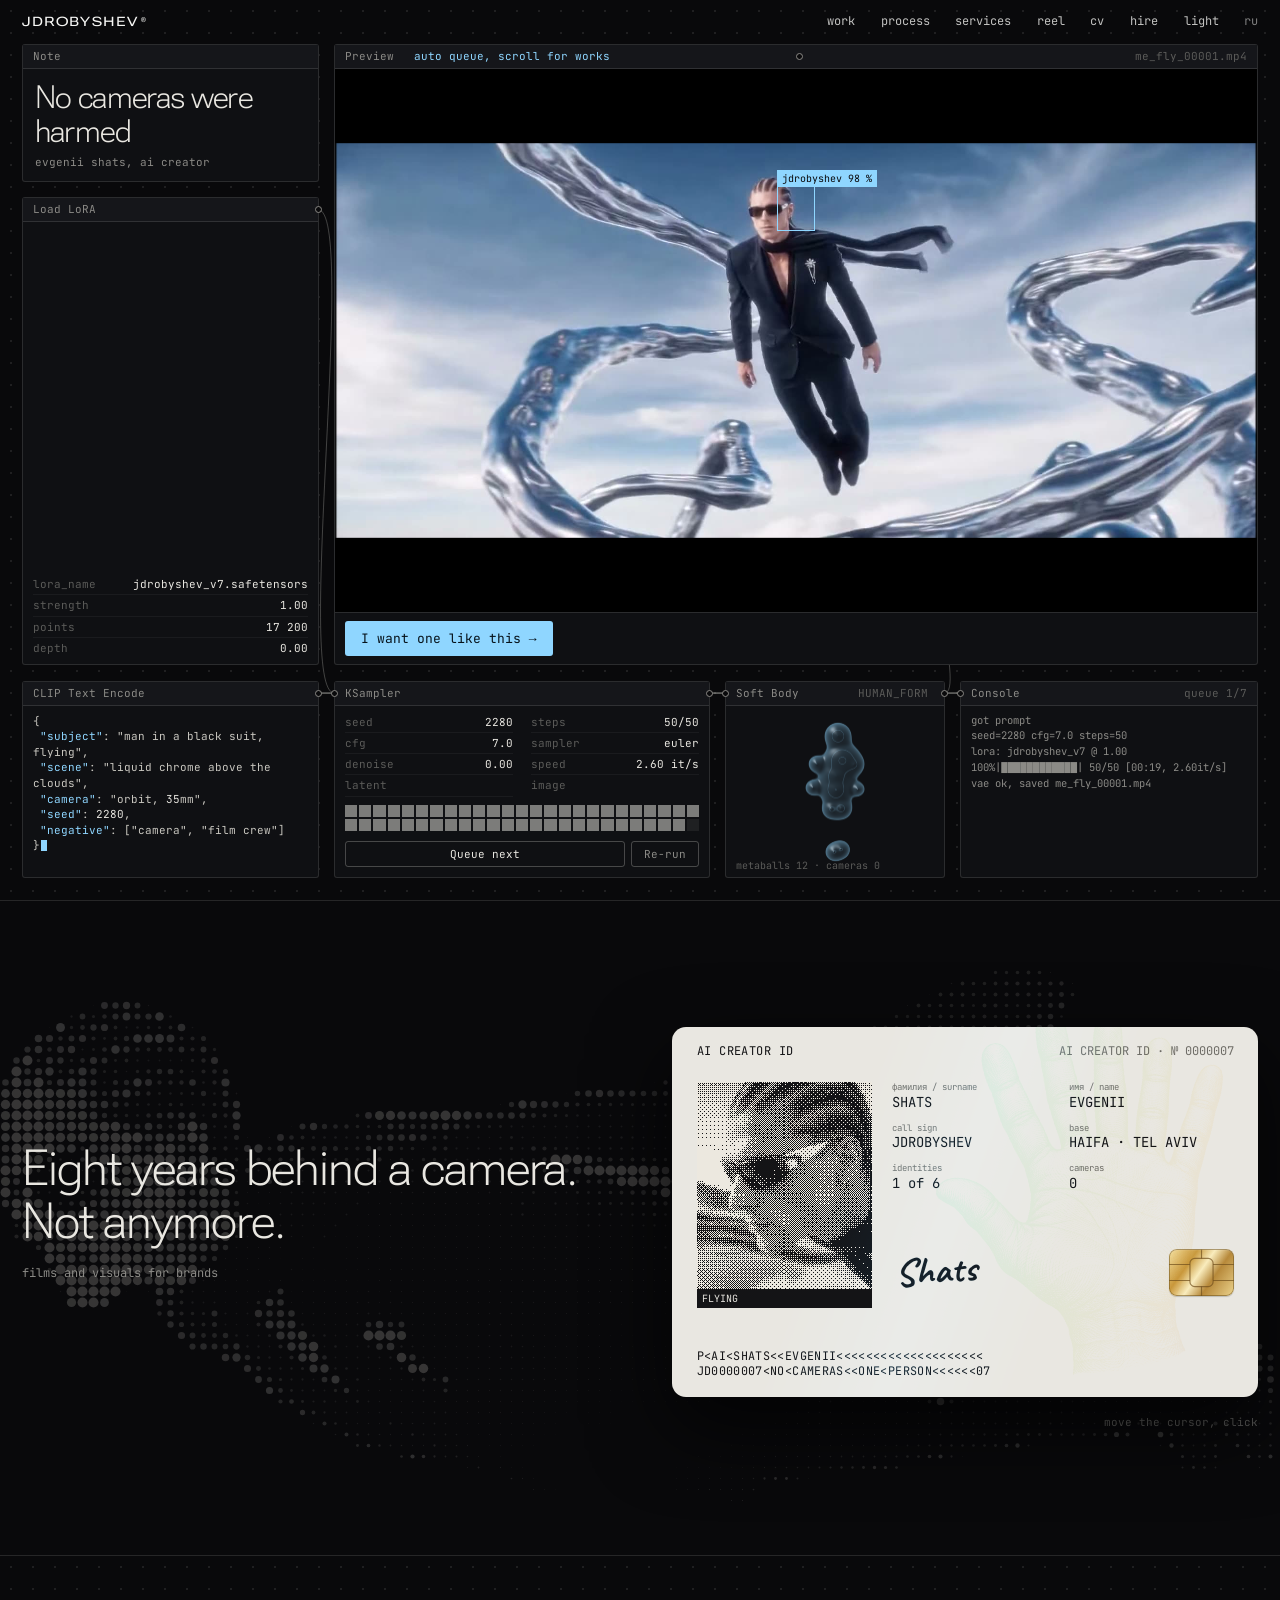
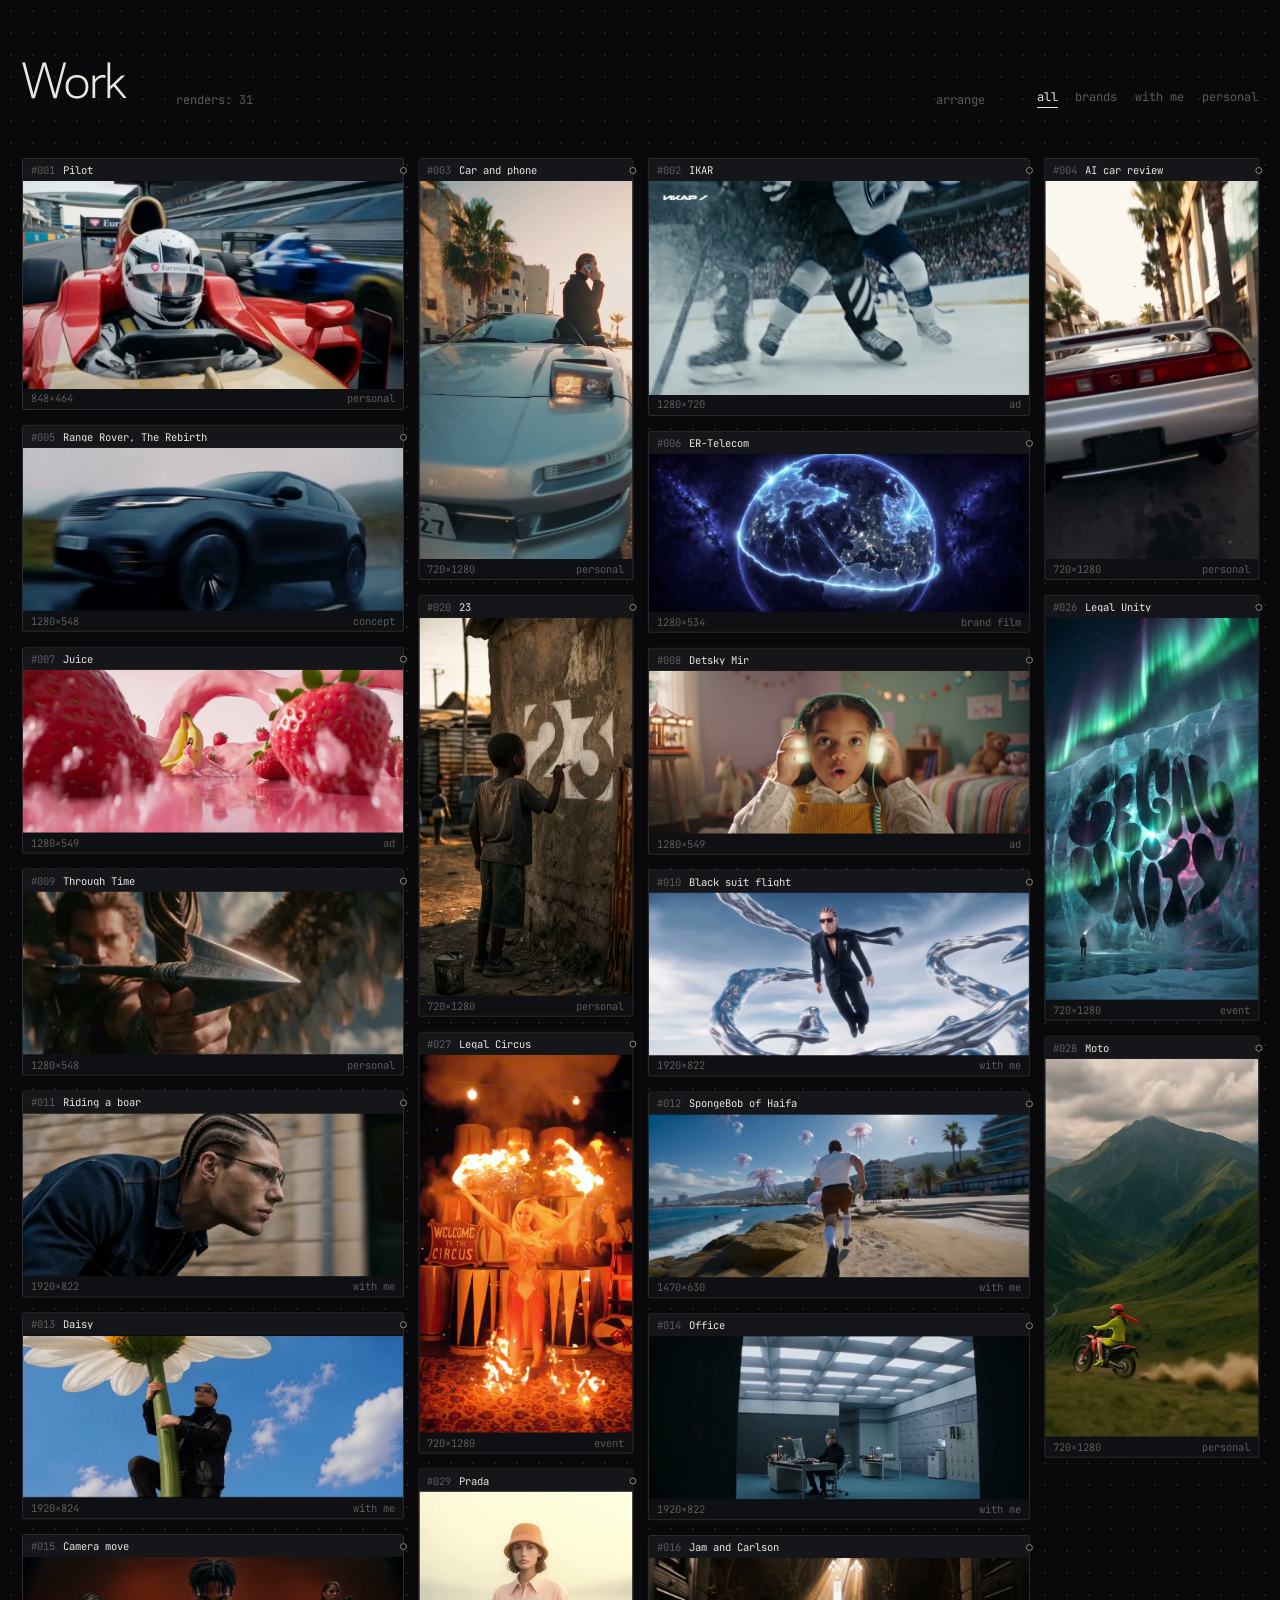
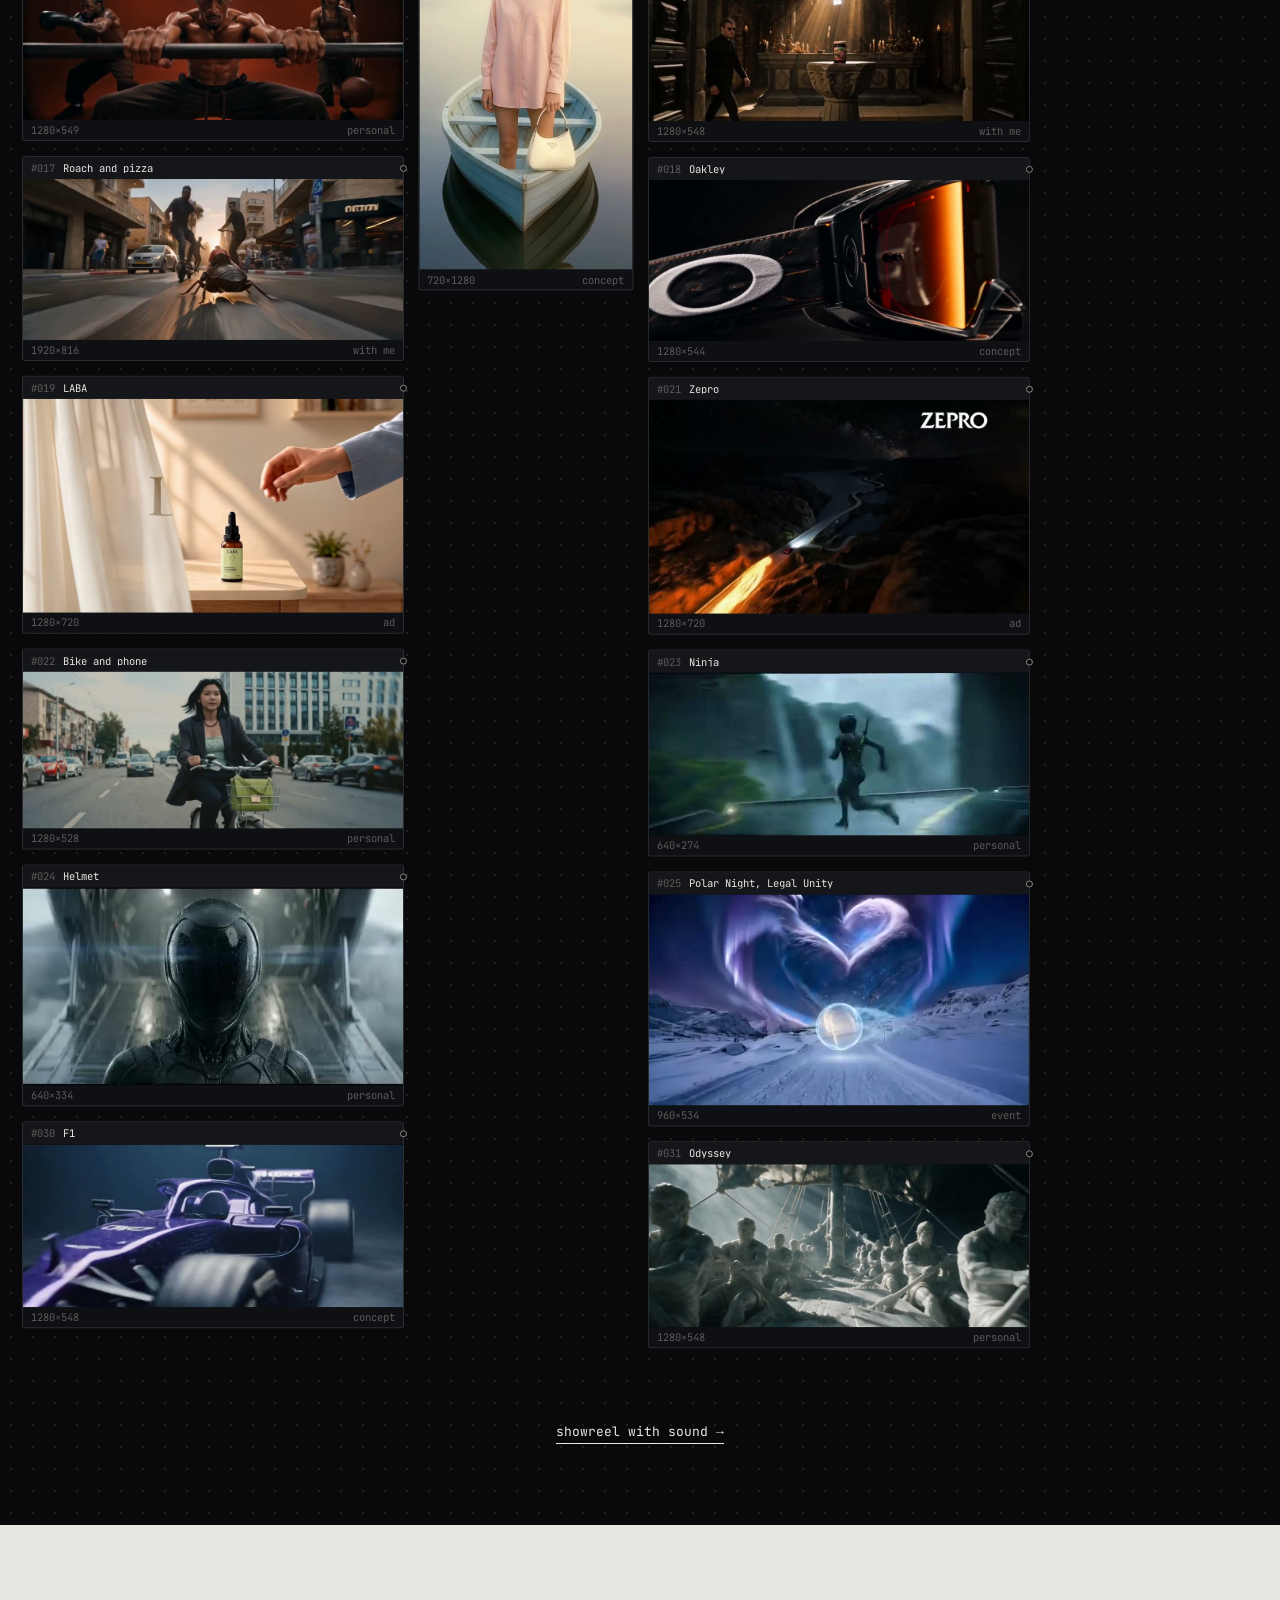
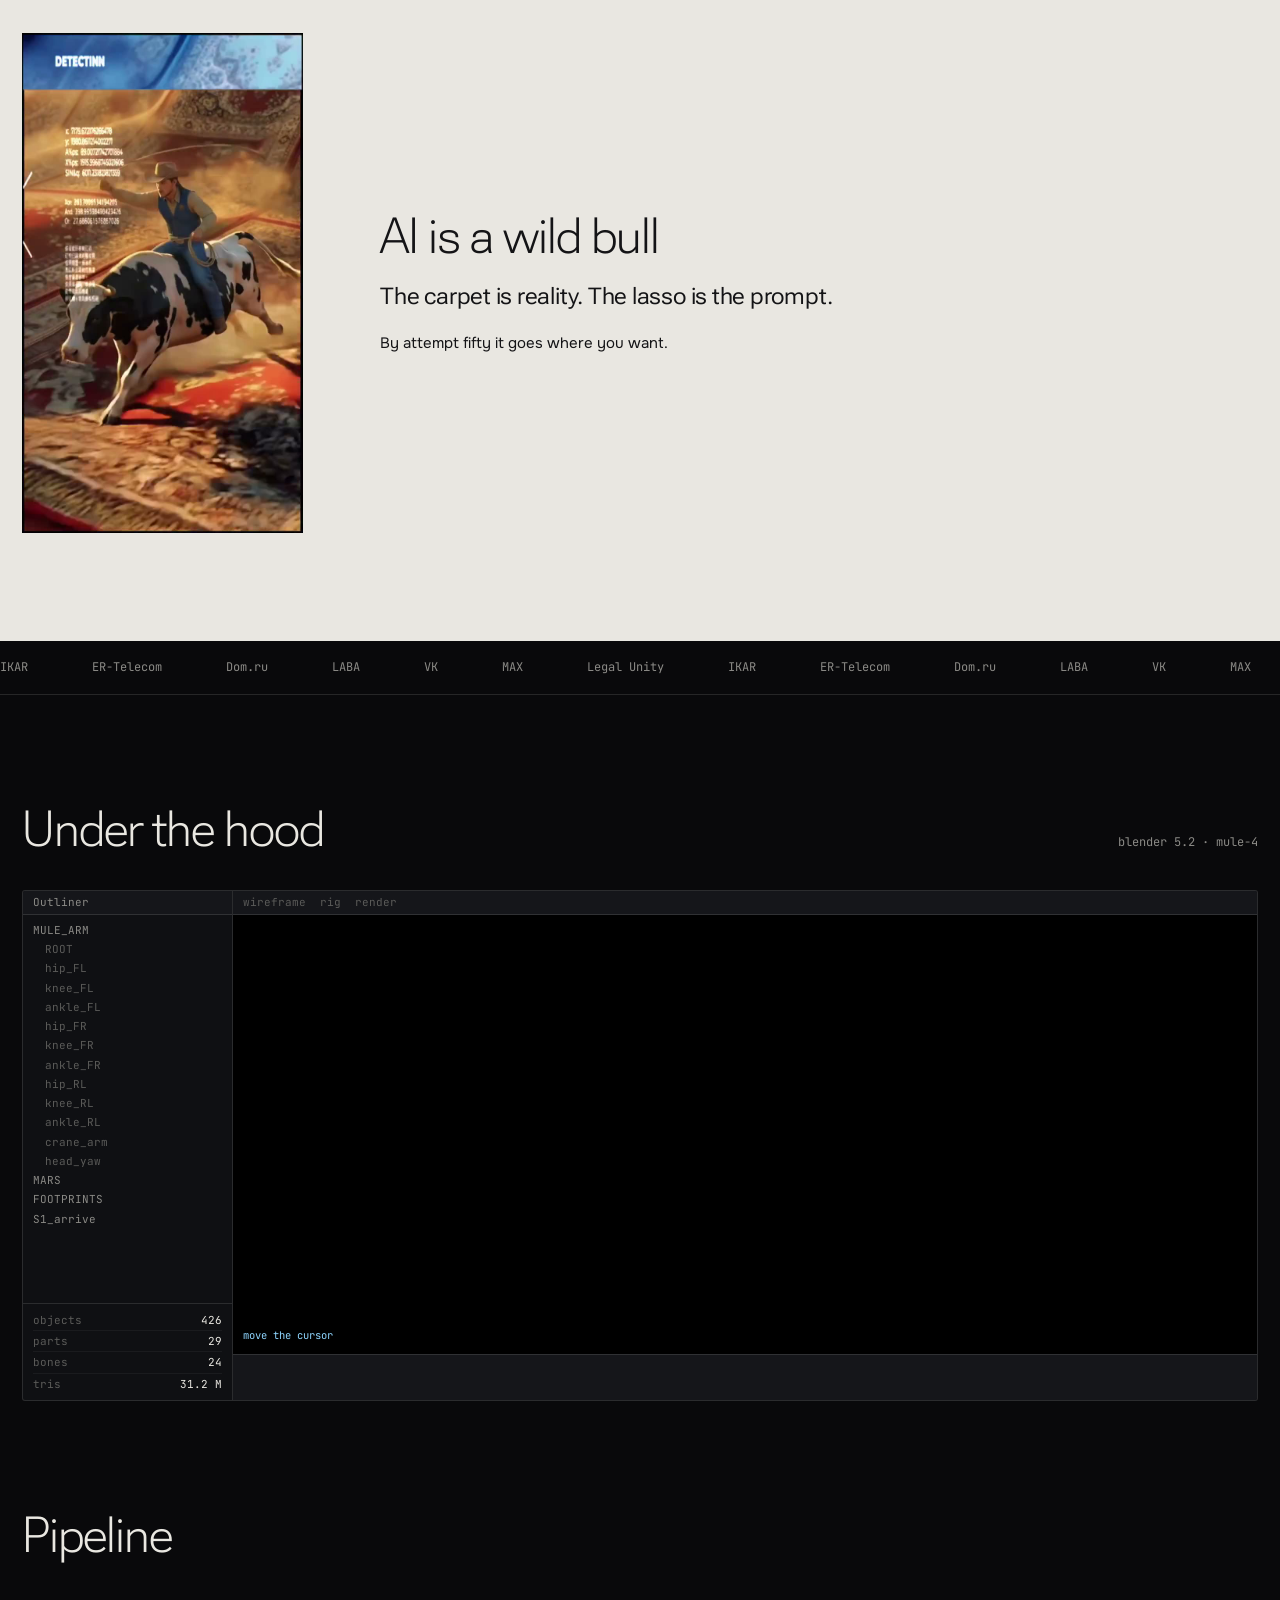
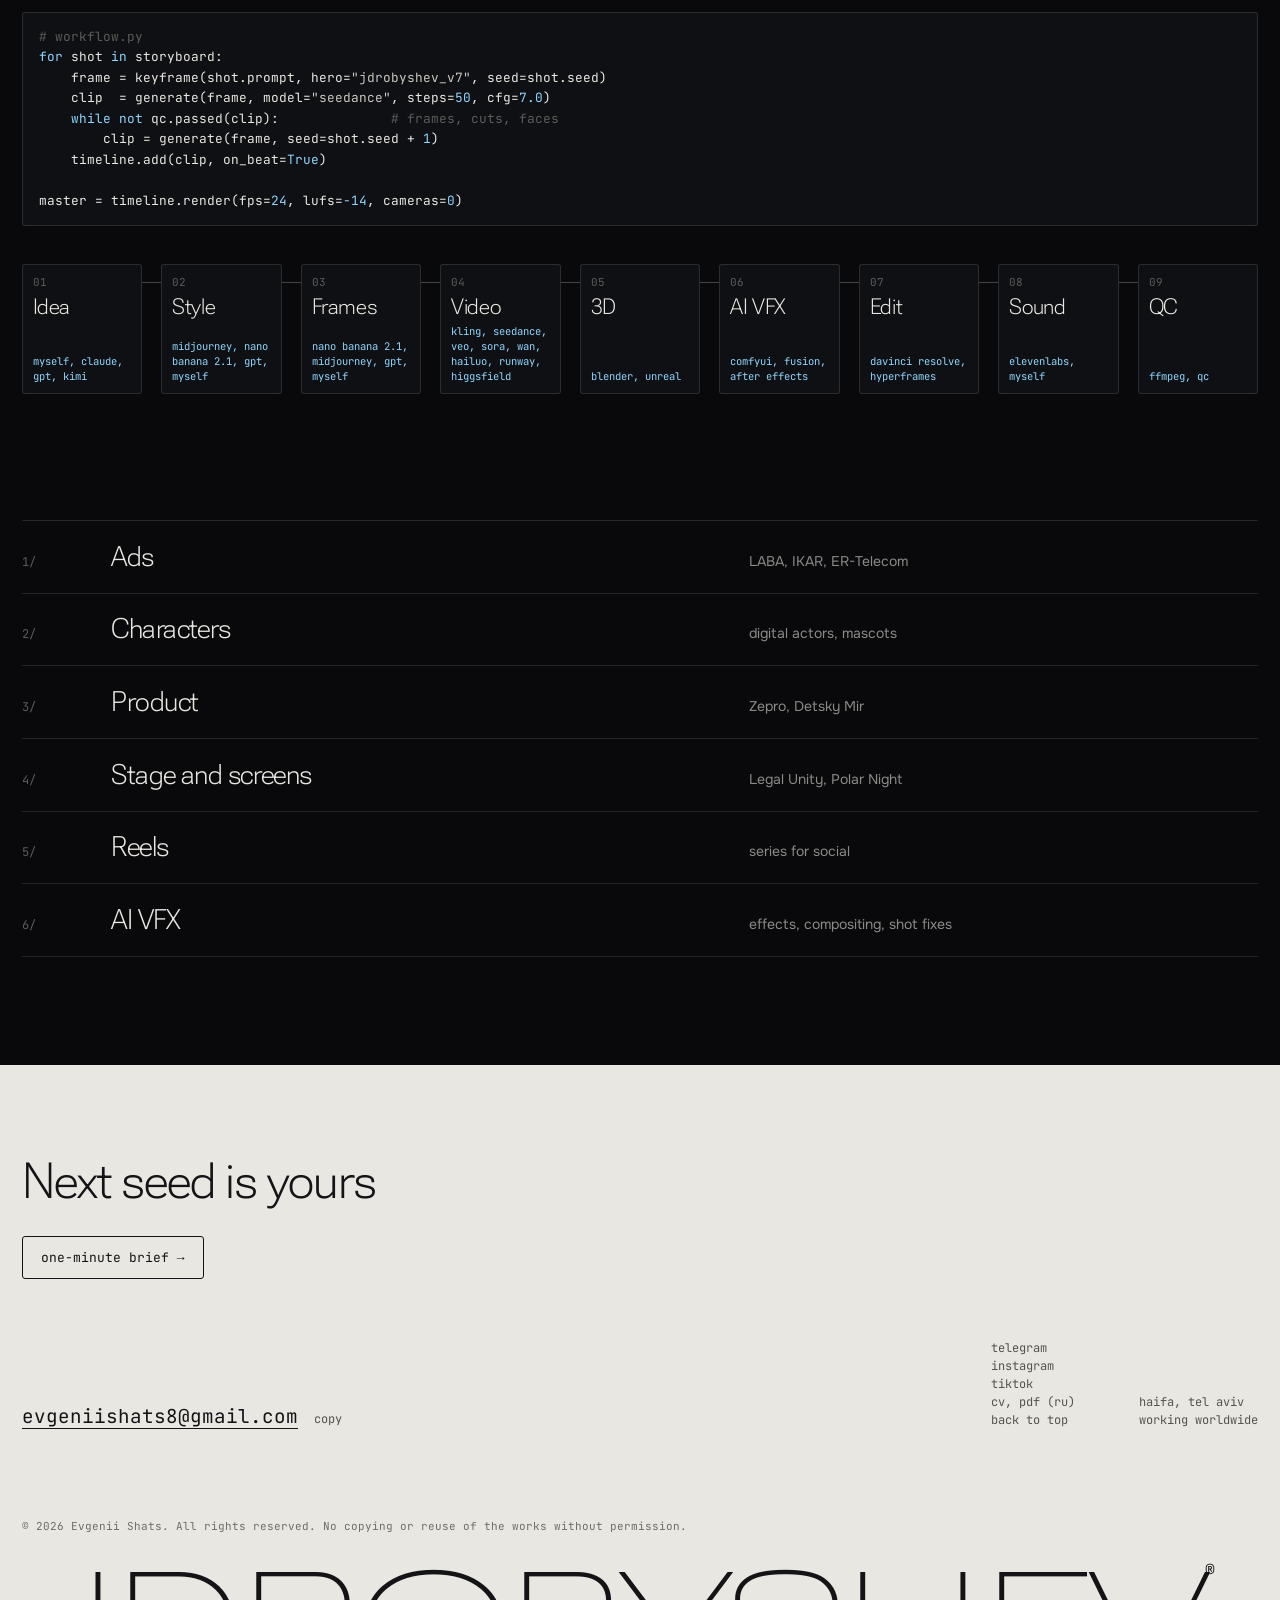
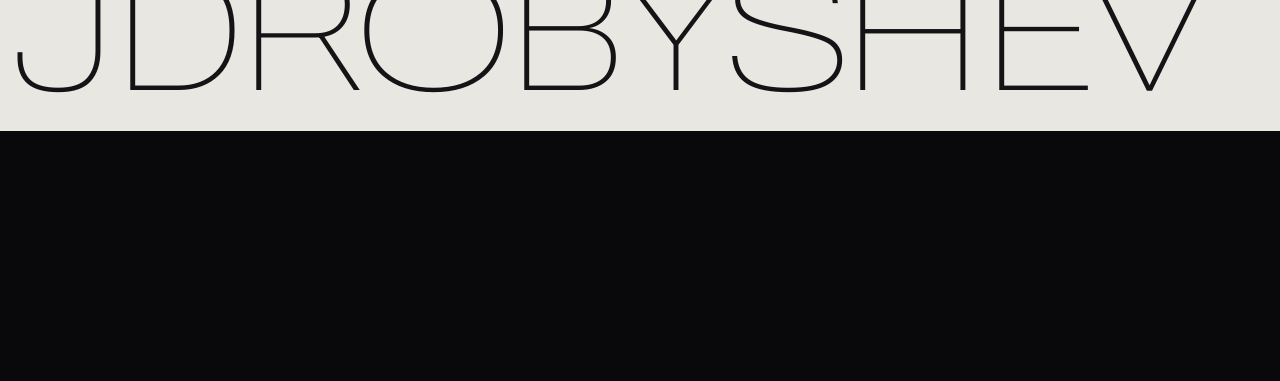
<file: index.html>
<!doctype html>
<html lang="en">
<head>
<meta charset="utf-8">
<meta http-equiv="Content-Security-Policy" content="default-src 'none'; script-src 'self'; style-src 'self' 'unsafe-inline'; img-src 'self' data:; media-src 'self'; font-src 'self'; connect-src 'self'; manifest-src 'self'; base-uri 'none'; form-action 'none'">
<meta name="referrer" content="strict-origin-when-cross-origin">
<meta name="copyright" content="© 2026 Evgenii Shats. All rights reserved.">
<meta name="viewport" content="width=device-width, initial-scale=1, viewport-fit=cover">
<title>JDROBYSHEV</title>
<meta name="description" content="Evgenii Shats, AI creator. Films and visuals for brands: IKAR, ER-Telecom, LABA, VK, MAX.">
<meta name="theme-color" content="#0a0a0b">
<script src="js/theme.js"></script>
<meta property="og:title" content="JDROBYSHEV">
<meta property="og:description" content="No cameras were harmed">
<meta property="og:image" content="https://evgeniishats8-rgb.github.io/assets/og_face.jpg">
<meta property="og:image:width" content="1200">
<meta property="og:image:height" content="630">
<meta name="twitter:image" content="https://evgeniishats8-rgb.github.io/assets/og_face.jpg">
<meta name="twitter:card" content="summary_large_image">
<link rel="icon" href="assets/favicon.svg" type="image/svg+xml">
<link rel="icon" href="assets/icon-32.png" sizes="32x32" type="image/png">
<link rel="apple-touch-icon" href="assets/icon-180.png">
<link rel="preload" href="assets/fonts/roboto-flex-latin-full-normal.woff2" as="font" type="font/woff2" crossorigin>
<link rel="stylesheet" href="css/style.css">
</head>
<body>

<header class="nav">
  <a class="nav__logo" href="#top" aria-label="JDROBYSHEV, back to top">JDROBYSHEV<sup>®</sup></a>
  <nav class="nav__links">
    <a href="#works" data-i18n="nav.works">работы</a>
    <a href="#blender" data-i18n="nav.process">процесс</a>
    <a href="#services" data-i18n="nav.services">услуги</a>
    <button type="button" data-reel data-i18n="nav.reel">шоурил</button>
    <a class="nav__cv" href="assets/cv/Evgenii_Shats_CV_RU.pdf" target="_blank" rel="noopener" data-i18n="nav.cv">резюме</a>
    <button type="button" data-brief data-i18n="nav.order">заказать</button>
    <button type="button" data-theme-toggle aria-label="Light or dark theme">light</button>
    <button type="button" data-lang aria-label="Language">en</button>
  </nav>
</header>

<main id="top">

  <section class="hero" aria-label="Generation pipeline">
    <div class="hero__stage">
      <svg class="wires" aria-hidden="true"></svg>
      <div class="hero__src" aria-hidden="true"></div>

      <article class="node node--note">
        <header class="node__bar">Note<button type="button" class="node__reset" hidden data-i18n="hero.reset">сбросить</button></header>
        <h1 data-i18n="hero.title">Ни одна камера не пострадала</h1>
        <p data-i18n="hero.who">евгений шац, ии-креатор</p>
      </article>

      <article class="node node--lora">
        <header class="node__bar">Load LoRA<i class="port port--out" data-port="lora"></i></header>
        <canvas class="holo" aria-hidden="true"></canvas>
        <dl class="rows">
          <div><dt>lora_name</dt><dd class="v-lora"></dd></div>
          <div><dt>strength</dt><dd>1.00</dd></div>
          <div><dt>points</dt><dd class="v-points"></dd></div>
          <div><dt>depth</dt><dd class="v-az">0.00</dd></div>
        </dl>
      </article>

      <article class="node node--prompt">
        <header class="node__bar">CLIP Text Encode<i class="port port--out" data-port="prompt"></i></header>
        <pre class="prompt"><code class="prompt__text"></code><b></b></pre>
      </article>

      <article class="node node--preview">
        <header class="node__bar"><i class="port port--in port--bottom" data-port="preview"></i>Preview<span class="preview__hint" data-i18n="hero.hint">очередь идёт сама, ниже работы</span><span class="preview__file"></span></header>
        <div class="preview" role="button" tabindex="0" aria-label="Play this work with sound">
          <canvas class="preview__canvas" aria-hidden="true"></canvas>
          <span class="preview__play" data-i18n="hero.sound">со звуком</span>
          <div class="facebox" aria-hidden="true"><span class="facebox__tag"></span></div>
        </div>
        <div class="preview__foot"><button type="button" class="preview__want" data-brief data-brief-ref><span data-i18n="hero.want">хочу такой ролик</span> <span aria-hidden="true">→</span></button></div>
      </article>

      <article class="node node--sampler">
        <header class="node__bar"><i class="port port--in" data-port="sampler"></i>KSampler<i class="port port--out" data-port="sampler-out"></i></header>
        <dl class="rows rows--num">
          <div><dt>seed</dt><dd class="v-seed"></dd></div>
          <div><dt>steps</dt><dd class="v-steps"></dd></div>
          <div><dt>cfg</dt><dd>7.0</dd></div>
          <div><dt>sampler</dt><dd>euler</dd></div>
          <div><dt>denoise</dt><dd class="v-denoise"></dd></div>
          <div><dt>speed</dt><dd class="v-speed"></dd></div>
          <div><dt>latent</dt><dd class="v-latent"></dd></div>
          <div><dt>image</dt><dd class="v-image"></dd></div>
        </dl>
        <div class="grid50" aria-hidden="true"></div>
        <div class="node__btns">
          <button type="button" class="btn btn--queue" data-i18n="hero.queue">Следующая генерация</button>
          <button type="button" class="btn btn--rerun" data-i18n="hero.rerun">Заново</button>
        </div>
      </article>

      <article class="node node--vae">
        <header class="node__bar"><i class="port port--in" data-port="vae"></i>Soft Body<span class="rig__name"></span><i class="port port--out" data-port="vae-out"></i></header>
        <div class="rig"><canvas class="rig__canvas" aria-hidden="true"></canvas><span class="rig__note"></span></div>
      </article>

      <article class="node node--log">
        <header class="node__bar"><i class="port port--in" data-port="log"></i>Console<span class="log__count"></span></header>
        <pre class="log" aria-hidden="true"></pre>
      </article>
    </div>
  </section>

  <section class="id" id="about">
    <canvas class="id__dots" aria-hidden="true"></canvas>
    <div class="id__inner">
      <h2 class="id__title" data-i18n="id.title">Восемь лет снимал.<br>Теперь не снимаю.</h2>
      <p class="eyebrow" data-i18n="id.sub">ролики и визуал для брендов</p>

      <div class="card" tabindex="0" role="button" aria-label="Creator ID card. Press to flip">
        <div class="card__body">
          <div class="card__face card__front">
            <div class="card__head"><b data-i18n="card.head">УДОСТОВЕРЕНИЕ ИИ-КРЕАТОРА</b><span>AI CREATOR ID · № 0000007</span></div>
            <div class="card__photo"><span class="card__role"></span></div>
            <dl class="card__data">
              <div><dt>фамилия / surname</dt><dd data-i18n="card.surname">ШАЦ</dd></div>
              <div><dt>имя / name</dt><dd data-i18n="card.name">ЕВГЕНИЙ</dd></div>
              <div><dt data-i18n="card.call">позывной</dt><dd>JDROBYSHEV</dd></div>
              <div><dt data-i18n="card.base">база</dt><dd data-i18n="card.city">ХАЙФА · ТЕЛЬ-АВИВ</dd></div>
              <div><dt data-i18n="card.ids">личностей</dt><dd class="card__n">1 из 6</dd></div>
              <div><dt data-i18n="card.cams">камер</dt><dd>0</dd></div>
            </dl>
            <div class="card__sign" data-i18n="card.sign">Шац</div>
            <div class="card__chip"></div>
            <div class="card__ghost card__ghost--echo" aria-hidden="true"><i></i></div>
            <div class="card__ghost" aria-hidden="true"><i></i></div>
            <p class="card__mrz">P&lt;AI&lt;SHATS&lt;&lt;EVGENII&lt;&lt;&lt;&lt;&lt;&lt;&lt;&lt;&lt;&lt;&lt;&lt;&lt;&lt;&lt;&lt;&lt;&lt;&lt;&lt;<br>JD0000007&lt;NO&lt;CAMERAS&lt;&lt;ONE&lt;PERSON&lt;&lt;&lt;&lt;&lt;&lt;07</p>
            <div class="card__holo"></div>
          </div>
          <div class="card__face card__back">
            <p class="card__found" data-i18n="card.found">Нашёл? Напиши.</p>
            <ul class="card__links">
              <li><a data-mail href="#contact">email</a></li>
              <li><a href="https://t.me/jdrobyshev" target="_blank" rel="noopener">telegram @jdrobyshev</a></li>
              <li><a href="https://www.instagram.com/jdrobyshev/" target="_blank" rel="noopener">instagram @jdrobyshev</a></li>
              <li><a href="assets/cv/Evgenii_Shats_CV_RU.pdf" target="_blank" rel="noopener" data-i18n="card.cv">резюме, pdf</a></li>
            </ul>
            <p class="card__tools">KLING · SEEDANCE · VEO · NANO BANANA · BLENDER · UNREAL</p>
            <div class="card__holo"></div>
          </div>
        </div>
      </div>
      <p class="card__hint"><span class="hint-fine" data-i18n="card.hint.fine">веди курсором, нажми</span><span class="hint-touch" data-i18n="card.hint.touch">веди пальцем, нажми</span></p>
    </div>
  </section>

  <section class="works" id="works">
    <div class="works__head">
      <h2 data-i18n="works.title">Работы</h2>
      <p class="works__count"></p>
      <button type="button" class="works__arrange" data-i18n="works.arrange">разложить</button>
      <div class="works__filter" role="group" aria-label="Filter work">
        <button type="button" class="is-on" data-filter="all" data-i18n="works.all">всё</button>
        <button type="button" data-filter="brand" data-i18n="works.brand">бренды</button>
        <button type="button" data-filter="me" data-i18n="works.me">со мной</button>
        <button type="button" data-filter="art" data-i18n="works.art">личное</button>
      </div>
    </div>
    <div class="board"></div>
    <button type="button" class="reel-cta" data-reel><span data-i18n="works.reel">шоурил со звуком</span> <span>→</span></button>
  </section>

  <section class="bull">
    <div class="bull__video"><video src="assets/video/w_bull.mp4" poster="assets/poster/w_bull.jpg" muted loop playsinline preload="none" data-auto></video></div>
    <div class="bull__text">
      <h2 data-i18n="bull.title">ИИ это дикий бык</h2>
      <p class="bull__big" data-i18n="bull.big">Ковёр, это реальность. Лассо, это промт.</p>
      <p data-i18n="bull.small">С пятидесятой попытки идёт куда надо.</p>
    </div>
  </section>

  <section class="clients" aria-label="Clients">
    <div class="ticker"><div class="ticker__row"></div></div>
  </section>

  <section class="bl" id="blender">
    <div class="bl__head">
      <h2 data-i18n="bl.title">Под капотом</h2>
      <p class="eyebrow">blender 5.2 · mule-4</p>
    </div>
    <div class="bl__app">
      <aside class="bl__side" aria-hidden="true">
        <header class="node__bar">Outliner</header>
        <ul class="bl__tree"></ul>
        <dl class="rows bl__stats"></dl>
      </aside>
      <div class="bl__main">
        <header class="node__bar bl__bar">
          <button type="button" class="is-on" data-pass="wire" data-i18n="bl.wire">сетка</button>
          <button type="button" data-pass="rig" data-i18n="bl.rig">риг</button>
          <button type="button" data-pass="render" data-i18n="bl.render">рендер</button>
          <span class="bl__frame"></span>
        </header>
        <div class="bl__view">
          <video src="" muted loop playsinline preload="none" aria-hidden="true"></video>
          <canvas aria-label="MULE-4 walker: wireframe, rig and final render of one shot"></canvas>
          <div class="bl__split"><span class="hint-fine" data-i18n="bl.drag">веди курсором</span><span class="hint-touch" data-i18n="bl.tap">нажми на слой</span></div>
        </div>
        <div class="bl__time" aria-hidden="true"><canvas></canvas></div>
      </div>
    </div>
  </section>

  <section class="line" id="pipeline">
    <div class="line__head">
      <h2 data-i18n="line.title">Конвейер</h2>
    </div>
    <pre class="code" aria-label="Pipeline code sample"><code><i># workflow.py</i>
<b>for</b> shot <b>in</b> storyboard:
    frame = keyframe(shot.prompt, hero=<u>"jdrobyshev_v7"</u>, seed=shot.seed)
    clip  = generate(frame, model=<u>"seedance"</u>, steps=<em>50</em>, cfg=<em>7.0</em>)
    <b>while not</b> qc.passed(clip):              <i># frames, cuts, faces</i>
        clip = generate(frame, seed=shot.seed + <em>1</em>)
    timeline.add(clip, on_beat=<b>True</b>)

master = timeline.render(fps=<em>24</em>, lufs=<em>-14</em>, cameras=<em>0</em>)</code></pre>
    <ol class="line__nodes">
      <li><span>01</span><h3 data-i18n="line.1">Идея</h3><small>myself, claude, gpt, kimi</small></li>
      <li><span>02</span><h3 data-i18n="line.2">Стиль</h3><small>midjourney, nano banana 2.1, gpt, myself</small></li>
      <li><span>03</span><h3 data-i18n="line.3">Кадры</h3><small>nano banana 2.1, midjourney, gpt, myself</small></li>
      <li><span>04</span><h3 data-i18n="line.4">Видео</h3><small>kling, seedance, veo, sora, wan, hailuo, runway, higgsfield</small></li>
      <li><span>05</span><h3>3D</h3><small>blender, unreal</small></li>
      <li><span>06</span><h3 data-i18n="line.vfx">ИИ VFX</h3><small>comfyui, fusion, after effects</small></li>
      <li><span>07</span><h3 data-i18n="line.6">Монтаж</h3><small>davinci resolve, hyperframes</small></li>
      <li><span>08</span><h3 data-i18n="line.7">Звук</h3><small>elevenlabs, myself</small></li>
      <li><span>09</span><h3 data-i18n="line.8">Контроль</h3><small>ffmpeg, qc</small></li>
    </ol>
  </section>

  <section class="services" id="services">
    <ol class="services__list">
      <li data-preview="w_laba" tabindex="0" role="button"><span>1/</span><h3 data-i18n="svc.1">Реклама</h3><p data-i18n="svc.1d">ЛАБА, ИКАР, Эр-Телеком</p></li>
      <li data-preview="w_jam" tabindex="0" role="button"><span>2/</span><h3 data-i18n="svc.2">Персонажи</h3><p data-i18n="svc.2d">цифровые актёры, маскоты</p></li>
      <li data-preview="w_zepro" tabindex="0" role="button"><span>3/</span><h3 data-i18n="svc.3">Продукт</h3><p data-i18n="svc.3d">Zepro, Детский мир</p></li>
      <li data-preview="w_polar" tabindex="0" role="button"><span>4/</span><h3 data-i18n="svc.4">Сцена и экраны</h3><p>Legal Unity, Polar Night</p></li>
      <li data-preview="w_car" tabindex="0" role="button"><span>5/</span><h3 data-i18n="svc.5">Рилсы</h3><p data-i18n="svc.5d">серии для соцсетей</p></li>
      <li data-preview="w_time" tabindex="0" role="button"><span>6/</span><h3 data-i18n="svc.6">ИИ VFX</h3><p data-i18n="svc.6d">эффекты, композ, доработка кадра</p></li>
    </ol>
    <div class="services__float" aria-hidden="true"><video muted loop playsinline preload="none"></video></div>
  </section>

  <footer class="end" id="contact">
    <p class="end__big" data-i18n="end.title">Следующий seed твой</p>
    <button type="button" class="end__brief" data-brief><span data-i18n="end.brief">бриф за минуту</span> <span>→</span></button>
    <div class="end__row">
      <div class="end__contact">
        <a class="end__mail" data-mail href="#contact">email</a>
        <button type="button" class="end__copy" data-i18n="end.copy">скопировать</button>
      </div>
      <ul>
        <li><a href="https://t.me/jdrobyshev" target="_blank" rel="noopener">telegram</a></li>
        <li><a href="https://www.instagram.com/jdrobyshev/" target="_blank" rel="noopener">instagram</a></li>
        <li><a href="https://www.tiktok.com/@jdrobysh" target="_blank" rel="noopener">tiktok</a></li>
        <li><a href="assets/cv/Evgenii_Shats_CV_RU.pdf" target="_blank" rel="noopener" data-i18n="end.cv">резюме, pdf</a></li>
        <li><a href="#top" data-i18n="end.top">наверх</a></li>
      </ul>
      <p data-i18n="end.place">хайфа, тель-авив<br>работаю со всем миром</p>
    </div>
    <p class="end__legal" data-i18n="end.legal">© 2026 Евгений Шац. Все права защищены. Работы нельзя копировать и использовать без разрешения.</p>
    <div class="end__word" aria-hidden="true">JDROBYSHEV<sup>®</sup></div>
  </footer>
</main>

<noscript><style>main,.nav{opacity:1!important}</style><p style="padding:24px;color:#e9e7e1;font-family:sans-serif">Evgenii Shats, JDROBYSHEV. <a style="color:#8fd6ff" href="https://www.instagram.com/jdrobyshev/">Instagram</a></p></noscript>

<dialog class="lightbox" aria-label="Work viewer">
  <button type="button" class="lightbox__nav lightbox__nav--prev" aria-label="Previous">←</button>
  <button type="button" class="lightbox__nav lightbox__nav--next" aria-label="Next">→</button>
  <button type="button" class="lightbox__close" aria-label="Close" data-i18n="close">закрыть</button>
  <video playsinline controls controlslist="nodownload noplaybackrate" disablepictureinpicture></video>
  <p class="lightbox__cap"></p>
</dialog>

<dialog class="brief" aria-labelledby="brief-title" data-lenis-prevent>
  <div class="brief__box">
    <header class="node__bar brief__bar"><span class="brief__name">Бриф</span><span class="brief__steps"></span><button type="button" class="brief__close">закрыть</button></header>
    <div class="brief__body"></div>
    <footer class="brief__foot"></footer>
  </div>
</dialog>

<script src="js/i18n.js"></script>
<script src="assets/vendor/gsap.min.js"></script>
<script src="assets/vendor/ScrollTrigger.min.js"></script>
<script src="assets/vendor/Draggable.min.js"></script>
<script src="assets/vendor/lenis.min.js"></script>
<script src="js/data.js"></script>
<script src="js/main.js"></script>
<script src="js/hero.js"></script>
<script src="js/blender.js"></script>
<script src="js/brief.js"></script>
<script src="js/boot.js"></script>
</body>
</html>
</file>
<file: css/style.css>
@font-face{font-family:Flex;src:url(../assets/fonts/roboto-flex-cyrillic-full-normal.woff2) format("woff2");font-weight:100 1000;font-stretch:25% 151%;font-display:swap;unicode-range:U+0301,U+0400-045F,U+0490-0491,U+04B0-04B1,U+2116}
@font-face{font-family:Flex;src:url(../assets/fonts/roboto-flex-latin-full-normal.woff2) format("woff2");font-weight:100 1000;font-stretch:25% 151%;font-display:swap;unicode-range:U+0000-00FF,U+2000-206F,U+20AC,U+2122,U+2190-2193}
@font-face{font-family:Onest;src:url(../assets/fonts/onest-cyrillic-400-normal.woff2) format("woff2");font-weight:400;font-display:swap;unicode-range:U+0301,U+0400-045F,U+0490-0491,U+04B0-04B1,U+2116}
@font-face{font-family:Onest;src:url(../assets/fonts/onest-latin-400-normal.woff2) format("woff2");font-weight:400;font-display:swap;unicode-range:U+0000-00FF,U+2000-206F}
@font-face{font-family:Mono;src:url(../assets/fonts/jetbrains-mono-cyrillic-400-normal.woff2) format("woff2");font-weight:400;font-display:swap;unicode-range:U+0301,U+0400-045F,U+0490-0491,U+04B0-04B1,U+2116}
@font-face{font-family:Mono;src:url(../assets/fonts/jetbrains-mono-latin-400-normal.woff2) format("woff2");font-weight:400;font-display:swap;unicode-range:U+0000-00FF,U+2000-206F}
@font-face{font-family:Marker;src:url(../assets/fonts/caveat-cyrillic-700-normal.woff2) format("woff2");font-weight:700;font-display:swap;unicode-range:U+0301,U+0400-045F,U+0490-0491,U+04B0-04B1,U+2116}
@font-face{font-family:Marker;src:url(../assets/fonts/caveat-latin-700-normal.woff2) format("woff2");font-weight:700;font-display:swap;unicode-range:U+0000-00FF,U+2000-206F}

:root{
  --ink:#09090b;--panel:#0f1013;--bar:#15161a;--paper:#e9e7e1;--line:rgba(233,231,225,.13);--line2:rgba(233,231,225,.26);
  --mute:#8b8a86;--dim:#5b5b59;--holo:#8fd6ff;
  --dot:rgba(233,231,225,.1);--line-soft:rgba(233,231,225,.05);--cell:rgba(233,231,225,.07);--cell-on:rgba(233,231,225,.5);--text2:#c9c7c0;
  /* контрастные блоки: в тёмной теме светлые, в светлой тёмные */
  --sheet:#e9e7e1;--sheet-fg:#141416;--sheet-mute:#6f6d67;--sheet-mute2:#55534e;
  --gut:clamp(14px,1.7vw,26px);
  --ease:cubic-bezier(.16,1,.3,1);
}
html[data-theme="light"]{
  --ink:#f2f1ec;--panel:#fbfaf7;--bar:#eae8e2;--paper:#141416;--line:rgba(20,20,22,.12);--line2:rgba(20,20,22,.24);
  --mute:#5f5e5a;--dim:#8d8c87;--holo:#1d6fa5;
  --dot:rgba(20,20,22,.11);--line-soft:rgba(20,20,22,.06);--cell:rgba(20,20,22,.08);--cell-on:rgba(20,20,22,.45);--text2:#3b3b3e;
  --sheet:#121316;--sheet-fg:#e9e7e1;--sheet-mute:#8b8a86;--sheet-mute2:#a9a7a0;
}
*,*::before,*::after{box-sizing:border-box}
html{-webkit-text-size-adjust:100%;background:var(--ink)}
html:not(.ready) main,html:not(.ready) .nav{opacity:0}
main,.nav{transition:opacity .35s}
html.lenis,html.lenis body{height:auto}
.lenis.lenis-smooth{scroll-behavior:auto!important}
body{margin:0;background:var(--ink);color:var(--paper);font:400 clamp(15px,1.05vw,17px)/1.55 Onest,system-ui,sans-serif;-webkit-font-smoothing:antialiased;overflow-x:hidden}
h1,h2,h3,p,ol,ul,dl,dd,pre{margin:0;padding:0;font-weight:400}
ol,ul{list-style:none}
a{color:inherit;text-decoration:none}
button{font:inherit;color:inherit;background:none;border:0;padding:0;cursor:pointer}
video,img{display:block;max-width:100%}
:focus-visible{outline:1px solid var(--holo);outline-offset:3px}
.node h1,.id__title,.works h2,.bull h2,.line h2,.end__big,.end__word,.nav__logo,.services h3,.line h3{font-family:Flex,system-ui,sans-serif;font-stretch:118%;font-weight:400;font-variation-settings:"opsz" 96;letter-spacing:-.02em;line-height:1.06}
.eyebrow{font:400 12px/1.3 Mono,monospace;color:var(--mute)}

/* шапка */
.nav{position:fixed;inset:0 0 auto;z-index:50;display:flex;justify-content:space-between;align-items:center;padding:13px var(--gut);mix-blend-mode:difference;color:#fff;pointer-events:none}
.nav>*{pointer-events:auto}
.nav__logo{font-size:13px;font-stretch:151%;font-weight:560;letter-spacing:.1em;line-height:1}
.nav__logo sup{font:400 .62em Mono,monospace;vertical-align:top;letter-spacing:0;margin-left:2px}
.nav__links{display:flex;gap:clamp(14px,2vw,28px);font:400 12px Mono,monospace}
.nav__links a,.nav__links button{opacity:.78;transition:opacity .25s}
.nav__links a:hover,.nav__links button:hover{opacity:1}
.nav__links [data-lang]{opacity:.5}
.nav__links a.is-active{opacity:1;text-decoration:underline;text-underline-offset:5px;text-decoration-thickness:1px}

/* главная: граф */
.hero{position:relative;height:100svh}
.hero__stage{position:relative;height:100svh;overflow:hidden;padding:44px var(--gut) var(--gut);display:grid;gap:clamp(10px,1.2vw,18px);
  grid-template-columns:minmax(250px,24%) repeat(12,minmax(0,1fr));
  grid-template-rows:auto minmax(0,1fr) auto;
  background-color:var(--ink);background-image:radial-gradient(var(--dot) 1px,transparent 1px);background-size:22px 22px}
.hero__src{position:absolute;width:2px;height:2px;overflow:hidden;opacity:0;pointer-events:none}
.wires{position:absolute;inset:0;width:100%;height:100%;pointer-events:none;overflow:visible}
.wires path{fill:none;stroke:var(--line2);stroke-width:1}
.wires .pulse{stroke:var(--holo);stroke-width:1.5;stroke-linecap:round;stroke-dasharray:3 150;opacity:0}

.node{position:relative;min-width:0;min-height:0;display:flex;flex-direction:column;background:var(--panel);border:1px solid var(--line);border-radius:3px}
.node__bar{position:relative;flex:none;display:flex;align-items:center;gap:8px;height:24px;padding:0 10px;background:var(--bar);border-bottom:1px solid var(--line);font:400 11px/1 Mono,monospace;color:var(--mute);white-space:nowrap}
.node__bar{cursor:grab;user-select:none;-webkit-user-select:none;touch-action:none}
.node.is-drag{border-color:var(--line2);box-shadow:0 18px 50px rgba(0,0,0,.6)}
.node.is-drag .node__bar{cursor:grabbing}
.node__reset{margin-left:auto;color:var(--holo)}
.node__reset[hidden]{display:none}
.node__btns{display:flex;gap:6px;padding:0 10px 10px}
.btn{flex:1;height:26px;border:1px solid var(--line2);border-radius:3px;font:400 11px/1 Mono,monospace;color:var(--paper);transition:background .2s,color .2s,border-color .2s}
.btn:hover{background:var(--holo);border-color:var(--holo);color:var(--ink)}
.btn--rerun{flex:0 0 auto;padding:0 12px;color:var(--mute)}
.preview{cursor:pointer}
.preview__play{position:absolute;z-index:2;right:10px;bottom:8px;padding:2px 7px;background:rgba(9,9,11,.72);font:400 11px/1.5 Mono,monospace;color:var(--paper);opacity:0;transition:opacity .2s;pointer-events:none}
.preview:hover .preview__play,.preview:focus-visible .preview__play{opacity:1}
/* призыв строкой под работой, как кнопка ноды: кадр не закрывает. Открывает бриф с этой работой как референсом */
.preview__foot{flex:none;display:flex;padding:8px 10px;border-top:1px solid var(--line)}
.preview__want{position:relative;display:inline-flex;gap:8px;align-items:center;padding:10px 16px;overflow:hidden;border-radius:3px;background:var(--holo);color:#06121a;font:400 13px/1.2 Mono,monospace;transition:filter .2s}
html[data-theme="light"] .preview__want{color:#fff}
.preview__want::after{content:"";position:absolute;inset:0;pointer-events:none;background:linear-gradient(105deg,transparent 35%,rgba(255,255,255,.55) 50%,transparent 65%);transform:translateX(-120%);animation:want-shine 4.5s 2s infinite}
@keyframes want-shine{0%{transform:translateX(-120%)}22%,100%{transform:translateX(120%)}}
.preview__want span:last-child{transition:transform .4s var(--ease)}
.preview__want:hover{filter:brightness(1.1)}
.preview__want:hover span:last-child{transform:translateX(4px)}
.port{position:absolute;top:50%;width:7px;height:7px;margin-top:-3.5px;border-radius:50%;background:var(--ink);border:1px solid var(--mute)}
.port--out{right:-4px}.port--in{left:-4px}
.port--bottom{left:50%;top:auto;margin:0}
.rows{font:400 11px/1.3 Mono,monospace;display:grid;grid-template-columns:minmax(0,1fr);gap:0;padding:6px 10px}
.rows div{display:flex;justify-content:space-between;gap:12px;padding:3px 0;border-bottom:1px solid var(--line-soft)}
.rows div:last-child{border-bottom:0}
.rows dt{flex:none;color:var(--dim)}
.rows dd{min-width:0;color:var(--paper);white-space:nowrap;overflow:hidden;text-overflow:ellipsis;font-variant-numeric:tabular-nums}

.node--note{grid-column:1;grid-row:1}
.node--note h1{padding:12px 12px 6px;font-size:clamp(24px,2.5vw,38px)}
.node--note p{padding:0 12px 12px;font:400 11px Mono,monospace;color:var(--mute)}
.node--lora{grid-column:1;grid-row:2}
.holo{flex:1;min-height:0;width:100%;display:block}
.node--prompt{grid-column:1;grid-row:3}
.prompt{margin:0;padding:8px 10px;min-height:9.1em;font:400 11px/1.42 Mono,monospace;color:var(--text2);white-space:pre-wrap;overflow:hidden}
.prompt code{font:inherit}
.prompt i{font-style:normal;color:var(--holo)}
.prompt em{font-style:normal;color:var(--paper)}
.prompt b{display:inline-block;width:.55em;height:1em;margin-left:1px;vertical-align:-.15em;background:var(--holo);animation:caret 1.1s steps(2) infinite}
@keyframes caret{50%{opacity:0}}
.node--preview{grid-column:2/-1;grid-row:1/3}
.preview__file{margin-left:auto;color:var(--dim)}
.preview__hint{margin-left:12px;color:var(--holo)}
.preview{position:relative;flex:1;min-height:0;overflow:hidden;background:#000}
.preview__canvas{position:absolute;inset:0;width:100%;height:100%;display:block}
.facebox{position:absolute;left:0;top:0;border:1px solid var(--holo);opacity:0;pointer-events:none;transition:opacity .25s;contain:layout style}
.facebox__tag{position:absolute;left:-1px;bottom:100%;padding:1px 5px;background:var(--holo);color:var(--ink);font:400 10px/1.5 Mono,monospace;white-space:nowrap}
.node--sampler{grid-column:2/7;grid-row:3}
.node--sampler .rows{grid-template-columns:minmax(0,1fr) minmax(0,1fr);column-gap:18px}
.grid50{display:grid;grid-template-columns:repeat(25,1fr);gap:2px;padding:2px 10px 10px}
.grid50 i{aspect-ratio:1;background:var(--cell)}
.grid50 i.is-on{background:var(--cell-on)}
.grid50 i.is-now{background:var(--holo)}
.node--vae{grid-column:7/10;grid-row:3}
.rig__name{margin-left:auto;margin-right:6px;color:var(--dim)}
.rig{position:relative;flex:1;min-height:0}
.rig__canvas{position:absolute;inset:0;width:100%;height:100%;display:block}
.rig__note{position:absolute;left:10px;bottom:6px;font:400 10px/1 Mono,monospace;color:var(--dim)}
.rig__note b{font-weight:400;color:var(--holo)}
.node--log{grid-column:10/-1;grid-row:3}
.log__count{margin-left:auto;color:var(--dim)}
.log{padding:7px 10px;font:400 10.5px/1.5 Mono,monospace;color:var(--mute);white-space:pre;overflow:hidden;flex:1}

/* карточка */
.id{position:relative;padding:clamp(80px,14vh,170px) var(--gut);overflow:hidden;background:var(--ink);border-top:1px solid var(--line)}
.id__dots{position:absolute;inset:0;width:100%;height:100%}
.id__inner{position:relative;max-width:1360px;margin:0 auto;display:grid;grid-template-columns:minmax(0,1fr) minmax(0,1fr);gap:18px clamp(24px,5vw,80px);align-items:center}
.id__title{grid-column:1;align-self:end;font-size:clamp(28px,3.9vw,60px)}
.id .eyebrow{grid-column:1;align-self:start}
.card{grid-column:2;grid-row:1/3;width:100%;max-width:600px;justify-self:end;aspect-ratio:1.586;perspective:1400px;cursor:grab;touch-action:pan-y;outline-offset:8px;user-select:none;-webkit-user-select:none}
.card__body{position:relative;width:100%;height:100%;transform-style:preserve-3d;transform:rotateX(var(--rx,0deg)) rotateY(calc(var(--ry,0deg) + var(--flip,0deg)));transition:transform .6s var(--ease)}
.card.is-live .card__body{transition:none}
.card__face{position:absolute;inset:0;border-radius:clamp(8px,1.1vw,14px);overflow:hidden;backface-visibility:hidden;-webkit-backface-visibility:hidden;background:#e9e7e1;color:#141416;text-align:left;box-shadow:0 30px 80px rgba(0,0,0,.7)}
.card__head{position:absolute;left:4.2%;right:4.2%;top:4.8%;display:flex;justify-content:space-between;align-items:baseline;font:400 clamp(8px,1vw,12px)/1 Mono,monospace}
.card__head b{font-weight:400;letter-spacing:.04em}
.card__head span{color:#6f6d67}
.card__photo{position:absolute;left:4.2%;top:15%;width:30%;height:61%;background:#141416;overflow:hidden}
.card__photo img{position:absolute;inset:0;width:100%;height:100%;object-fit:cover;opacity:0;image-rendering:pixelated}
.card__photo img.is-on{opacity:1}
.card__role{position:absolute;z-index:2;left:0;right:0;bottom:0;padding:2px 5px;background:#141416;color:#e9e7e1;font:400 clamp(7px,.8vw,10px)/1.5 Mono,monospace;white-space:nowrap;overflow:hidden}
.card__data{position:absolute;left:37.5%;right:4.2%;top:15%;display:grid;grid-template-columns:1fr 1fr;gap:clamp(5px,1vw,12px) 12px}
.card__data dt{font:400 clamp(6px,.7vw,9px)/1.3 Mono,monospace;color:#6f6d67}
.card__data dd{font:400 clamp(9px,1.08vw,14px)/1.2 Mono,monospace}
.card__sign{position:absolute;left:38%;top:61%;font:700 clamp(20px,3vw,40px)/1 Marker,cursive;color:#141416;transform:rotate(-4deg)}
.card__chip{position:absolute;right:4.2%;top:60%;width:11%;aspect-ratio:1.36;border-radius:12%/16%;background:url("data:image/svg+xml,%3Csvg xmlns='http://www.w3.org/2000/svg' viewBox='0 0 136 100' preserveAspectRatio='none'%3E%3Cg fill='none' stroke='%23704f1c' stroke-opacity='.7' stroke-width='2.4'%3E%3Cpath d='M0 33h44M0 67h44M92 33h44M92 67h44M68 0v20M68 80v20'/%3E%3Crect x='44' y='20' width='48' height='60' rx='10'/%3E%3C/g%3E%3C/svg%3E") center/100% 100% no-repeat,linear-gradient(calc(125deg + var(--hx,0) * 60deg),#f6e4a6,#c99a3e 30%,#f9ecbd 48%,#b7893a 66%,#ecd48e);box-shadow:inset 0 0 0 1px rgba(110,80,25,.55),inset 0 1px 1px rgba(255,255,255,.55),0 1px 1px rgba(0,0,0,.18)}
.card__mrz{position:absolute;left:4.2%;right:4.2%;bottom:4.6%;font:400 clamp(6.6px,.92vw,12px)/1.3 Mono,monospace;letter-spacing:.03em;white-space:nowrap;overflow:hidden}
/* голограмма на всю карточку: мем про шесть пальцев. Рука стоит на месте, при наклоне она двоится,
   как настоящая голограмма, и по ней идёт перелив */
.card__ghost{position:absolute;right:-5%;top:-9%;width:66%;aspect-ratio:1;overflow:hidden;pointer-events:none;opacity:.15;mix-blend-mode:multiply;transform:translate(calc(var(--hx,0) * 6px),calc(var(--hy,0) * 4px)) rotate(-12deg);transition:opacity .6s,transform .3s var(--ease);-webkit-mask:url(../assets/card/hand.png) center/contain no-repeat;mask:url(../assets/card/hand.png) center/contain no-repeat}
.card__ghost i{position:absolute;inset:-60%;background:linear-gradient(115deg,#ff8fd8,#8fd6ff 22%,#9dffb4 40%,#ffe28f 58%,#c49bff 76%,#ff8fd8);transform:translate(calc(var(--hx,0) * 46%),calc(var(--hy,0) * 30%));transition:transform .3s var(--ease);animation:ghost 10s ease-in-out infinite alternate}
.card__ghost--echo{opacity:0;transform:translate(calc(var(--hx,0) * -22px),calc(var(--hy,0) * -14px)) rotate(-12deg)}
.card__ghost--echo i{background:linear-gradient(65deg,#9dffb4,#ffe28f 20%,#c49bff 42%,#ff8fd8 62%,#8fd6ff 82%,#9dffb4);animation-delay:-5s}
.card.is-live .card__ghost{opacity:.34}
.card.is-live .card__ghost--echo{opacity:.2}
@keyframes ghost{to{translate:16% 9%}}
.card__holo{position:absolute;inset:0;pointer-events:none;mix-blend-mode:soft-light;opacity:.55;background:linear-gradient(calc(110deg + var(--ry,0deg)*4),transparent 30%,rgba(143,214,255,.9) 48%,transparent 66%)}
/* Safari не всегда прячет обратную сторону в 3D, поэтому видимую сторону переключаем сами на середине переворота */
.card__front,.card__back{transition:visibility 0s .3s}
.card.is-live .card__front,.card.is-live .card__back{transition-delay:0s}
.card__back{visibility:hidden}
.card.is-flipped .card__back{visibility:visible}
.card.is-flipped .card__front{visibility:hidden}
.card__back{transform:rotateY(180deg);background:#121316;color:#e9e7e1;display:grid;align-content:space-between;padding:6%}
.card__found{font-family:Flex,sans-serif;font-stretch:118%;font-size:clamp(16px,2vw,28px);line-height:1.15;max-width:22ch}
.card__links{font:400 clamp(10px,1.1vw,14px)/1.7 Mono,monospace}
.card__links a{border-bottom:1px solid #5b5b59}
.card__tools{font:400 clamp(7px,.8vw,10px) Mono,monospace;color:#8b8a86}
.card__hint{grid-column:2;justify-self:end;font:400 11px Mono,monospace;color:var(--dim)}
.hint-touch{display:none}

/* работы: каждая работа как нода */
.works{position:relative;padding:clamp(70px,11vh,130px) var(--gut) clamp(60px,9vh,110px);background-color:var(--ink);background-image:radial-gradient(var(--dot) 1px,transparent 1px);background-size:22px 22px;border-top:1px solid var(--line)}
.works__head{display:grid;grid-template-columns:auto 1fr auto auto;gap:clamp(14px,4vw,60px);align-items:end;margin-bottom:clamp(30px,4vw,50px)}
.works h2{font-size:clamp(28px,3.9vw,60px)}
.works__count{font:400 12px Mono,monospace;color:var(--dim)}
.works__arrange{font:400 12px Mono,monospace;color:var(--dim);transition:color .2s}
.works__arrange:hover{color:var(--holo)}
.works__filter{display:flex;gap:clamp(10px,1.4vw,18px);font:400 12px Mono,monospace;flex-wrap:wrap}
.works__filter button{color:var(--dim);padding-bottom:2px;border-bottom:1px solid transparent;transition:color .25s}
.works__filter button.is-on{color:var(--paper);border-color:var(--paper)}
.board{position:relative}
.tile{contain:layout style;position:absolute;left:0;top:0;display:flex;flex-direction:column;background:var(--panel);border:1px solid var(--line);border-radius:3px;cursor:grab;transition:opacity .35s,border-color .2s}
.tile:hover,.tile.is-drag{border-color:var(--line2)}
.tile.is-out{display:none}
.tile__bar{position:relative;display:flex;gap:8px;align-items:center;height:22px;padding:0 8px;background:var(--bar);font:400 10.5px/1 Mono,monospace;color:var(--dim);white-space:nowrap;overflow:visible}
.tile__name{color:var(--paper);overflow:hidden;text-overflow:ellipsis}
.tile__bar .port{right:-4px}
.tile__frame{position:relative;aspect-ratio:var(--ar);background:#000}
.tile video{width:100%;height:100%;object-fit:cover;pointer-events:none}
.tile__meta{display:flex;justify-content:space-between;gap:8px;height:20px;align-items:center;padding:0 8px;font:400 10.5px/1 Mono,monospace;color:var(--dim);white-space:nowrap;overflow:hidden}
.tile.is-drag{cursor:grabbing}
.reel-cta{display:block;margin:clamp(36px,5vw,60px) auto 0;padding:0 0 3px;border-bottom:1px solid var(--paper);font:400 13px Mono,monospace}
.reel-cta span{display:inline-block;transition:transform .4s var(--ease)}
.reel-cta:hover span{transform:translateX(6px)}

/* бык */
.bull{display:grid;grid-template-columns:minmax(200px,22vw) minmax(0,1fr);gap:clamp(24px,6vw,100px);align-items:center;padding:clamp(70px,12vh,150px) var(--gut);background:var(--sheet);color:var(--sheet-fg)}
.bull__video{aspect-ratio:9/16;max-height:76svh;overflow:hidden;background:#000}
.bull__video video{width:100%;height:100%;object-fit:cover}
.bull__text{display:grid;gap:clamp(14px,1.6vw,20px);max-width:64ch}
.bull h2{font-size:clamp(28px,3.9vw,60px)}
.bull__big{font-family:Flex,sans-serif;font-stretch:118%;font-size:clamp(18px,1.8vw,26px);line-height:1.25;letter-spacing:-.01em}
.bull .eyebrow{color:var(--sheet-mute)}

/* клиенты */
.clients{overflow:hidden;padding:clamp(12px,1.4vw,18px) 0;border-bottom:1px solid var(--line)}
.ticker__row{display:flex;width:max-content;gap:clamp(30px,5vw,80px);font:400 12px/1.4 Mono,monospace;color:var(--mute);white-space:nowrap;animation:tick 46s linear infinite}
@keyframes tick{to{transform:translateX(-50%)}}

/* под капотом */
.bl{padding:clamp(70px,12vh,140px) var(--gut) 0;background:var(--ink)}
.bl__head{display:flex;justify-content:space-between;align-items:baseline;gap:18px;margin-bottom:clamp(20px,3vw,34px)}
.bl h2{font-family:Flex,system-ui,sans-serif;font-stretch:118%;font-weight:400;font-variation-settings:"opsz" 96;letter-spacing:-.02em;line-height:1.06;font-size:clamp(28px,3.9vw,60px)}
.bl__app{display:grid;grid-template-columns:minmax(190px,17%) minmax(0,1fr);background:var(--panel);border:1px solid var(--line);border-radius:3px;overflow:hidden}
.bl__side{display:flex;flex-direction:column;border-right:1px solid var(--line);min-width:0}
.bl__tree{flex:1;min-height:0;overflow:hidden;padding:6px 10px;font:400 11px/1.75 Mono,monospace;color:var(--mute)}
.bl__tree li{white-space:nowrap;overflow:hidden;text-overflow:ellipsis}
.bl__tree li.is-sub{padding-left:12px;color:var(--dim)}
.bl__stats{border-top:1px solid var(--line)}
.bl__main{min-width:0;display:flex;flex-direction:column}
.bl__bar{gap:14px}
.bl__bar button{color:var(--dim);transition:color .2s}
.bl__bar button.is-on{color:var(--holo)}
.bl__frame{margin-left:auto;color:var(--dim)}
.bl__view{position:relative;aspect-ratio:21/9;background:#000;cursor:ew-resize;touch-action:pan-y;user-select:none;-webkit-user-select:none}
.bl__view video{position:absolute;width:2px;height:2px;opacity:0;pointer-events:none}
.bl__view canvas{position:absolute;inset:0;width:100%;height:100%;display:block}
.bl__split{position:absolute;left:10px;bottom:8px;pointer-events:none;transition:opacity .4s}
.bl__split span{font:400 10.5px Mono,monospace;color:var(--holo);white-space:nowrap;text-shadow:0 0 6px #000}
.bl__time{height:46px;border-top:1px solid var(--line);background:var(--bar)}
.bl__time canvas{width:100%;height:100%;display:block}

/* конвейер */
.line{padding:clamp(70px,12vh,140px) var(--gut) 0;background:var(--ink)}
.line__head{display:grid;gap:12px;margin-bottom:clamp(30px,4vw,50px)}
.line h2{font-size:clamp(28px,3.9vw,60px);max-width:22ch}
.code{margin:0 0 clamp(24px,3vw,40px);padding:14px 16px;background:var(--panel);border:1px solid var(--line);border-radius:3px;font:400 clamp(11px,1vw,14px)/1.6 Mono,monospace;color:var(--paper);overflow-x:auto}
.code code{font:inherit}
.code i{font-style:normal;color:var(--dim)}
.code b{font-weight:400;color:var(--holo)}
.code u{text-decoration:none;color:var(--text2)}
.code em{font-style:normal;color:var(--holo)}
.line__nodes{display:grid;grid-template-columns:repeat(9,minmax(0,1fr));gap:clamp(12px,1.5vw,22px);counter-reset:n}
.line__nodes li{position:relative;display:flex;flex-direction:column;gap:6px;padding:10px;min-height:112px;background:var(--panel);border:1px solid var(--line);border-radius:3px}
.line__nodes li::after{content:"";position:absolute;right:calc(-1 * clamp(12px,1.5vw,22px) - 1px);top:17px;width:clamp(12px,1.5vw,22px);height:1px;background:var(--line2)}
.line__nodes li:last-child::after{display:none}
.line__nodes span{font:400 11px Mono,monospace;color:var(--dim)}
.line h3{font-size:clamp(18px,1.7vw,24px)}
.line__nodes small{margin-top:auto;font:400 10.5px/1.4 Mono,monospace;color:var(--holo)}

/* услуги */
.services{position:relative;padding:clamp(70px,12vh,140px) var(--gut);background:var(--ink)}
.services__list{margin-top:18px;border-top:1px solid var(--line)}
.services__list li{cursor:pointer}
.services__list li{position:relative;display:grid;grid-template-columns:clamp(34px,5vw,70px) minmax(0,1.2fr) minmax(0,1fr);gap:clamp(10px,2vw,28px);align-items:baseline;padding:clamp(14px,1.6vw,22px) 0;border-bottom:1px solid var(--line)}
.services__list span{font:400 12px Mono,monospace;color:var(--dim)}
.services h3{font-size:clamp(20px,2.2vw,32px);transition:transform .7s var(--ease)}
.services__list p{color:var(--mute);font-size:14px;max-width:44ch}
.services__list li:hover h3{transform:translateX(8px)}
.services__float{position:absolute;left:0;top:0;z-index:3;width:clamp(220px,20vw,320px);aspect-ratio:16/10;overflow:hidden;pointer-events:none;opacity:0;transition:opacity .25s}
.services__float video{width:100%;height:100%;object-fit:contain;background:#000}
.services__float.is-on{opacity:1}

/* финал */
.end{background:var(--sheet);color:var(--sheet-fg);padding:clamp(60px,10vh,120px) var(--gut) var(--gut);overflow:hidden}
.end__big{font-size:clamp(28px,3.9vw,60px)}
.end__row{display:grid;grid-template-columns:1fr auto auto;gap:clamp(20px,5vw,70px);align-items:end;margin:clamp(30px,5vw,60px) 0 clamp(40px,7vw,90px);font:400 12px/1.5 Mono,monospace;color:var(--sheet-mute2)}
.end__contact{display:flex;flex-wrap:wrap;gap:8px 16px;align-items:baseline}
.end__mail{font:400 clamp(15px,1.5vw,21px)/1.2 Mono,monospace;color:var(--sheet-fg);border-bottom:1px solid var(--sheet-fg)}
.end__copy{font:400 12px Mono,monospace;color:var(--sheet-mute2)}
.end__copy:hover{color:var(--sheet-fg)}
.end__row li a:hover{color:var(--sheet-fg)}
.end__legal{margin-bottom:clamp(14px,2vw,24px);font:400 11px/1.5 Mono,monospace;color:var(--sheet-mute)}
.end__word{font-size:13vw;font-stretch:151%;font-weight:240;letter-spacing:-.03em;line-height:.9;white-space:nowrap;margin-left:-.04em}
.end__word sup{font:400 .1em Mono,monospace;vertical-align:top;letter-spacing:0}

/* просмотр */
.lightbox{width:min(96vw,1400px);max-width:none;max-height:94svh;padding:0;border:0;background:#000;color:var(--paper);overflow:visible}
.lightbox::backdrop{background:rgba(5,5,6,.92)}
.lightbox video{width:100%;max-height:84svh;background:#000}
.lightbox__close{position:absolute;right:0;bottom:calc(100% + 8px);font:400 12px Mono,monospace;color:#fff}
.lightbox__nav{display:none;position:absolute;top:50%;width:44px;height:64px;margin-top:-32px;font:400 18px Mono,monospace;color:var(--paper);transition:color .2s}
.lightbox__nav:hover{color:var(--holo)}
.lightbox__nav--prev{left:-48px}
.lightbox__nav--next{right:-48px}
.lightbox.has-nav .lightbox__nav{display:block}
.lightbox__cap{padding:10px 2px;font:400 12px Mono,monospace;color:var(--mute)}
.lightbox__cap a{color:var(--paper);margin-left:12px}

/* бриф: окно-нода, шаги как цепочка нод, ответы кнопками */
/* окно растёт только вниз, верх стоит на месте при смене шагов */
.brief{width:min(720px,calc(100vw - 2 * var(--gut)));max-width:none;max-height:min(84svh,780px);margin:max(16px,10svh) auto auto;padding:0;border:0;background:transparent;color:var(--paper);overflow:visible}
.brief::backdrop{background:rgba(5,5,6,.88)}
html[data-theme="light"] .brief::backdrop{background:rgba(242,241,236,.88)}
.brief__box{position:relative;display:flex;flex-direction:column;max-height:inherit;background:var(--panel);border:1px solid var(--line2);border-radius:3px;box-shadow:0 30px 90px rgba(0,0,0,.5);overflow:hidden}
.brief[open] .brief__box{animation:brief-open .55s var(--ease)}
.brief__box::after{content:"";position:absolute;inset:0 0 auto;height:28%;pointer-events:none;opacity:0;background:linear-gradient(to bottom,transparent,rgba(143,214,255,.08) 70%,rgba(143,214,255,.3));transform:translateY(-100%)}
.brief[open] .brief__box::after{animation:brief-scan 1.1s .05s cubic-bezier(.45,0,.2,1)}
@keyframes brief-open{from{opacity:0;transform:translateY(14px) scale(.985)}}
@keyframes brief-scan{0%{opacity:1;transform:translateY(-100%)}100%{opacity:0;transform:translateY(360%)}}
.brief__bar{cursor:default;touch-action:auto}
.brief__steps{display:flex;gap:6px;margin-left:14px;color:var(--dim)}
.brief__steps i{font-style:normal;opacity:.6}
.brief__steps .is-done{color:var(--mute)}
.brief__steps .is-now{color:var(--holo)}
.brief__close{margin-left:auto;color:var(--mute);transition:color .2s}
.brief__close:hover{color:var(--paper)}
.brief__body{flex:1;min-height:0;overflow:auto;overscroll-behavior:contain;padding:clamp(18px,3vw,30px)}
.brief__body.is-in{animation:brief-in .45s var(--ease)}
@keyframes brief-in{from{opacity:0;transform:translateY(8px)}}
.brief__title{margin-bottom:clamp(16px,2.4vw,26px);font-family:Flex,system-ui,sans-serif;font-stretch:118%;font-variation-settings:"opsz" 96;letter-spacing:-.02em;line-height:1.06;font-size:clamp(24px,3vw,38px)}
.brief__ref{margin:-8px 0 18px;font:400 12px/1.5 Mono,monospace;color:var(--mute)}
.brief__ref b{font-weight:400;color:var(--holo)}
.brief__ref button{margin-left:8px;color:var(--dim);border-bottom:1px solid var(--line2)}
.brief__ref button:hover{color:var(--paper)}
.brief__chips{display:flex;flex-wrap:wrap;gap:8px}
.brief__chip{padding:9px 13px;border:1px solid var(--line2);border-radius:3px;background:var(--bar);font:400 13px/1.2 Mono,monospace;color:var(--text2);transition:border-color .2s,color .2s,background-color .2s}
.brief__chips--tasks .brief__chip{padding:12px 16px;font-size:14px}
.brief__chip:hover{border-color:var(--paper);color:var(--paper)}
.brief__chip.is-on{border-color:var(--holo);color:var(--holo);background:color-mix(in srgb,var(--holo) 10%,var(--bar))}
.brief__q{display:block;min-width:0;margin:0 0 18px;padding:0;border:0}
.brief__q legend,.brief__q>span{display:block;margin-bottom:8px;padding:0;font:400 11px/1.3 Mono,monospace;color:var(--mute)}
.brief__q em{font-style:normal;color:var(--dim)}
.brief__input{display:block;width:100%;padding:10px 12px;border:1px solid var(--line2);border-radius:3px;background:var(--ink);color:var(--paper);font:400 16px/1.45 Onest,system-ui,sans-serif;resize:vertical;transition:border-color .2s}
.brief__input:focus{outline:none;border-color:var(--holo)}
.brief__input::placeholder{color:var(--dim)}
.brief__hi{font:400 12px/1.7 Mono,monospace;color:var(--mute)}
.brief__hi a,.brief__alt{color:var(--paper);border-bottom:1px solid var(--line2);transition:border-color .2s}
.brief__hi a:hover,.brief__alt:hover{border-color:var(--paper)}
.brief__json{margin:0 0 20px;padding:12px 14px;border:1px solid var(--line);border-radius:3px;background:var(--ink);font:400 12px/1.65 Mono,monospace;color:var(--text2);white-space:pre-wrap;word-break:break-word}
.brief__json i{font-style:normal;color:var(--mute)}
.brief__json b{font-weight:400;color:var(--holo)}
.brief__send{display:flex;flex-wrap:wrap;gap:12px 20px;align-items:center}
.brief__go{padding:12px 18px;border-radius:3px;background:var(--holo);color:#06121a;font:400 13px/1.2 Mono,monospace;transition:filter .2s}
.brief__go:hover{filter:brightness(1.12)}
html[data-theme="light"] .brief__go{color:#fff}
.brief__alt{padding-bottom:2px;font:400 13px Mono,monospace}
.brief__how{margin-top:14px;font:400 12px/1.5 Mono,monospace;color:var(--mute)}
.brief__foot{display:flex;justify-content:space-between;align-items:center;gap:12px;min-height:52px;padding:10px clamp(18px,3vw,30px);border-top:1px solid var(--line);background:var(--bar)}
.brief__nav{padding:8px 0;font:400 12px Mono,monospace;color:var(--mute);transition:color .2s,border-color .2s}
.brief__nav:hover{color:var(--paper)}
.brief__nav--next{padding:8px 14px;border:1px solid var(--holo);border-radius:3px;color:var(--holo)}
.end__brief{display:inline-flex;gap:8px;margin-top:clamp(18px,2.4vw,28px);padding:12px 18px;border:1px solid var(--sheet-fg);border-radius:3px;font:400 13px Mono,monospace;color:var(--sheet-fg);transition:background-color .25s,color .25s}
.end__brief span:last-child{transition:transform .4s var(--ease)}
.end__brief:hover{background:var(--sheet-fg);color:var(--sheet)}
.end__brief:hover span:last-child{transform:translateX(6px)}
@media (max-width:560px){
  .brief{width:calc(100vw - 16px);max-height:calc(100svh - 16px);margin-top:8px}
  .brief__steps span:not(.is-now),.brief__steps i{display:none}
  .brief__go{flex:1 0 100%;text-align:center}
  .preview__foot{padding:6px}
  .preview__want{flex:1;justify-content:center;padding:10px 14px}
}
@media (pointer:coarse){.brief__chip{min-height:44px}}
@media (prefers-reduced-motion:reduce){.brief[open] .brief__box,.brief[open] .brief__box::after,.brief__body.is-in,.preview__want::after{animation:none}}

@media (max-width:1240px){
  .node--log{display:none}
  .node--sampler{grid-column:2/9}
  .node--vae{grid-column:9/-1}
}
@media (max-width:1100px){
  .line__nodes{grid-template-columns:repeat(3,minmax(0,1fr))}
  .line__nodes li:nth-child(3n)::after{display:none}
}
@media (max-width:820px){
  .nav__links a[href="#services"],.nav__links a[href="#works"]{display:none}
  .hero__stage{padding-top:40px;grid-template-columns:1fr 1fr;grid-template-rows:auto minmax(min-content,1fr) auto auto auto;gap:8px}
  .node--note{grid-column:1/-1;grid-row:1}
  .node--note h1{font-size:clamp(23px,6.4vw,32px);padding:8px 10px 2px}
  .node--note p{padding:0 10px 8px}
  .node--preview{grid-column:1/-1;grid-row:2}
  .node--prompt{grid-column:1/-1;grid-row:3}
  .prompt{min-height:0;height:104px;padding:6px 10px;font-size:10px;line-height:1.35}
  .node--lora{grid-column:1;grid-row:4;height:150px}
  .node--lora .rows{display:none}
  .node--sampler{grid-column:2;grid-row:4;height:150px;overflow:hidden}
  .grid50{display:none}
  .node__bar{touch-action:auto;cursor:default}
  .btn--rerun{display:none}
  .lightbox__nav{top:auto;bottom:-46px;margin:0}
  .lightbox__nav--prev{left:0}.lightbox__nav--next{right:0}
  .node--sampler .rows{grid-template-columns:1fr}
  .node--sampler .rows div:nth-child(n+4){display:none}
  .node--log{display:none}
  .node--vae{grid-column:1/-1;grid-row:5;height:96px}
  .rig__note{display:none}
  .preview__hint{display:none}
  .wires{display:none}
  .id__inner{grid-template-columns:1fr}
  .id .eyebrow,.id__title,.card,.card__hint{grid-column:1;grid-row:auto;justify-self:start}
  .card{margin-top:20px}
  .works__head{grid-template-columns:1fr}
  .works__arrange{display:none}
  .board{display:grid;grid-template-columns:1fr 1fr;grid-auto-flow:dense;gap:12px;height:auto!important}
  .tile{position:relative;transform:none!important;width:auto!important;cursor:pointer}
  .tile--wide{grid-column:1/-1}
  .bull{grid-template-columns:1fr}
  .bull__video{width:min(64vw,270px);order:2}
  .hero .port{display:none}
  .bl__app{grid-template-columns:1fr}
  .bl__side{display:none}
  .bl__view{aspect-ratio:16/10}
  .line__nodes{grid-template-columns:1fr}
  .line__nodes li{min-height:0}
  .line__nodes li::after{display:none}
  .services__list li{grid-template-columns:30px 1fr}
  .services__list p{grid-column:2}
  .end__row{grid-template-columns:1fr}
  .hint-fine{display:none}.hint-touch{display:inline}
}
@media (hover:none){.hint-fine{display:none}.hint-touch{display:inline}.services__float{display:none}}
/* на телефоне работа в Preview не меньше широкого кадра: на невысоком экране место ей уступает нода Soft Body */
@media (max-width:820px){.node--preview .preview{min-height:42vw}}
@media (max-width:820px) and (max-height:760px){.node--vae{display:none}}
@media (max-width:820px) and (max-height:620px){.node--lora,.node--sampler{display:none}}
/* на узком телефоне резюме остаётся в карточке и в подвале, а в шапке место кнопке заказа */
@media (max-width:440px){.nav__links a[href="#blender"],.nav__links .nav__cv{display:none}.nav__links{gap:12px}}
/* смена темы: цвета перетекают, а не щёлкают */
html.theme-fade body,html.theme-fade section,html.theme-fade .node,html.theme-fade .tile,html.theme-fade .hero__stage,html.theme-fade footer{transition:background-color .45s,color .45s,border-color .45s}
/* на пальце зона нажатия больше самой надписи, раскладка не сдвигается */
@media (pointer:coarse){
  .nav__links a,.nav__links button,.works__filter button{padding-top:12px;padding-bottom:12px;margin-top:-12px;margin-bottom:-12px}
  .end a,.card__links a{position:relative}
  .end a::after,.card__links a::after{content:"";position:absolute;inset:-10px -4px}
}

/* без WebGL и при запрете анимации */
.no-gl .hero{height:auto}
.no-gl .hero__stage{position:relative;height:auto;min-height:100svh}
.no-gl .preview{min-height:40vh}
@media (prefers-reduced-motion:reduce){.ticker__row,.prompt b,.card__ghost i{animation:none}}
</file>
